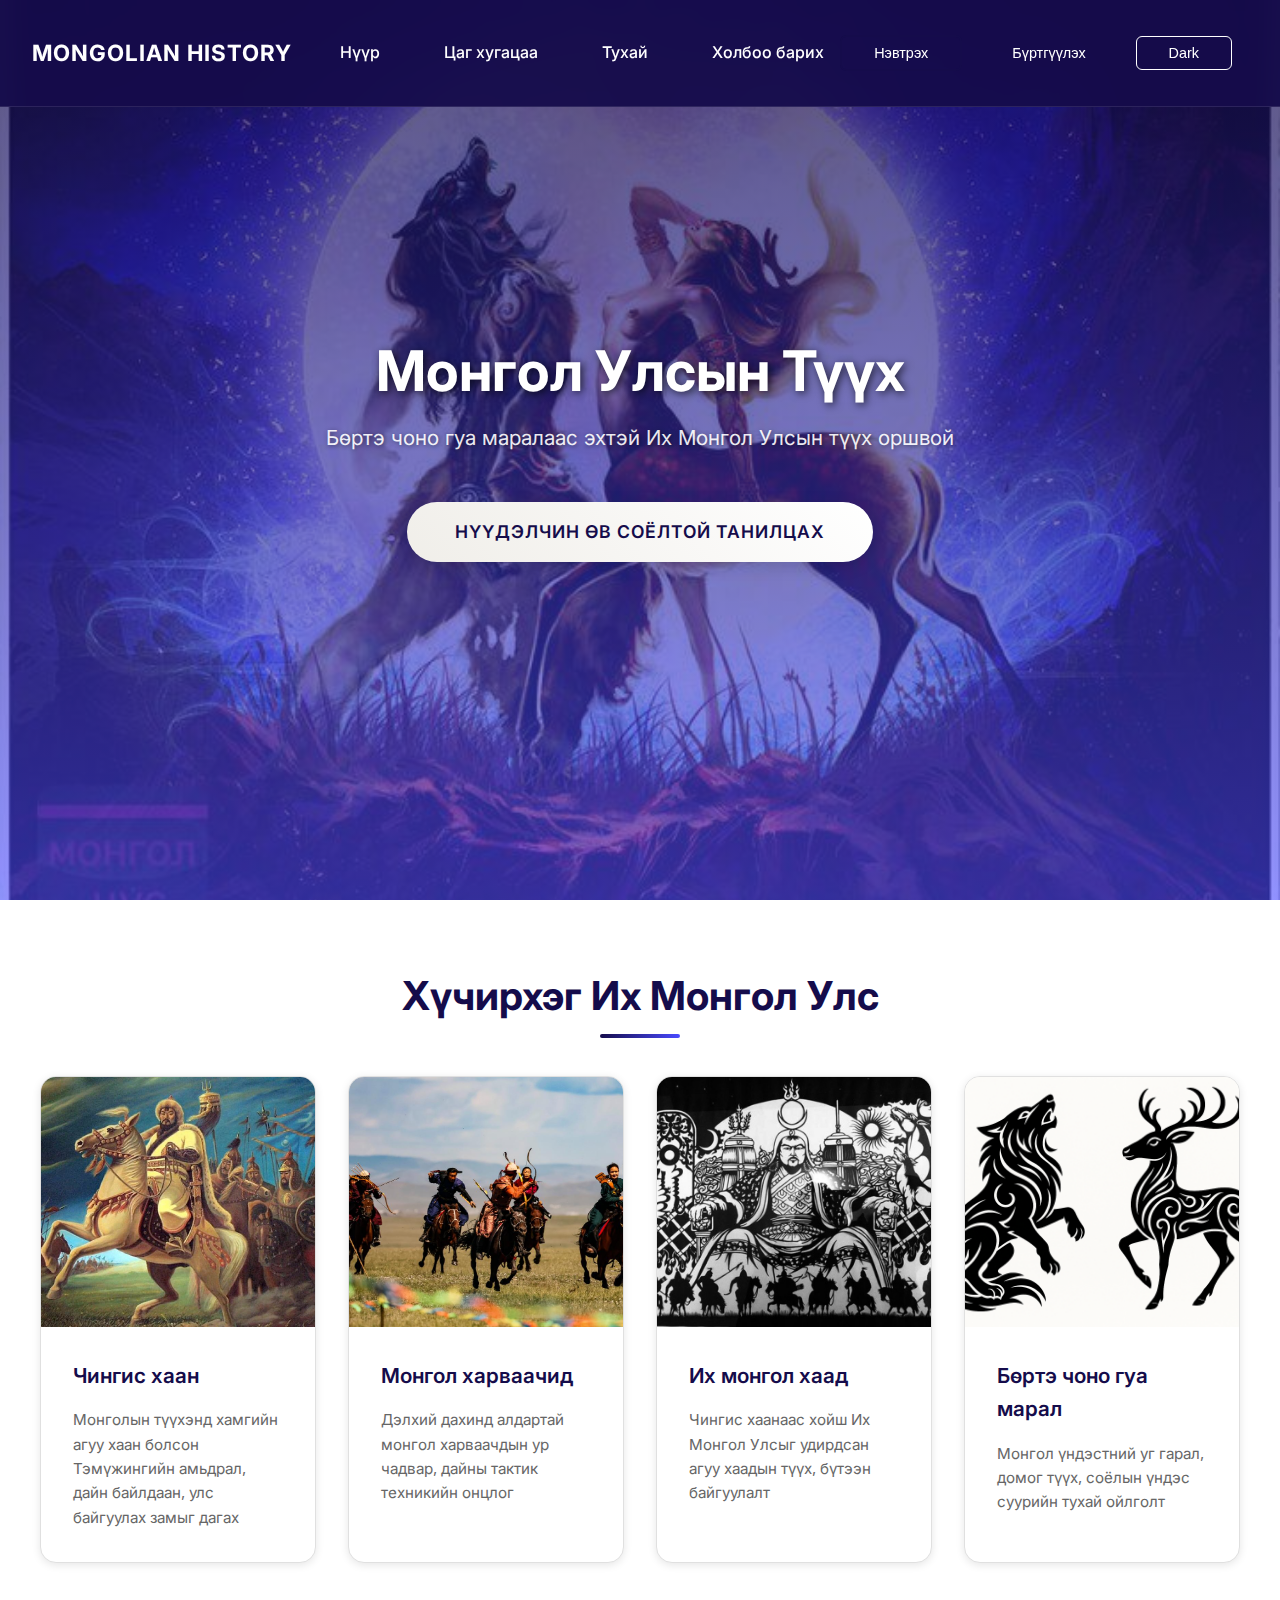
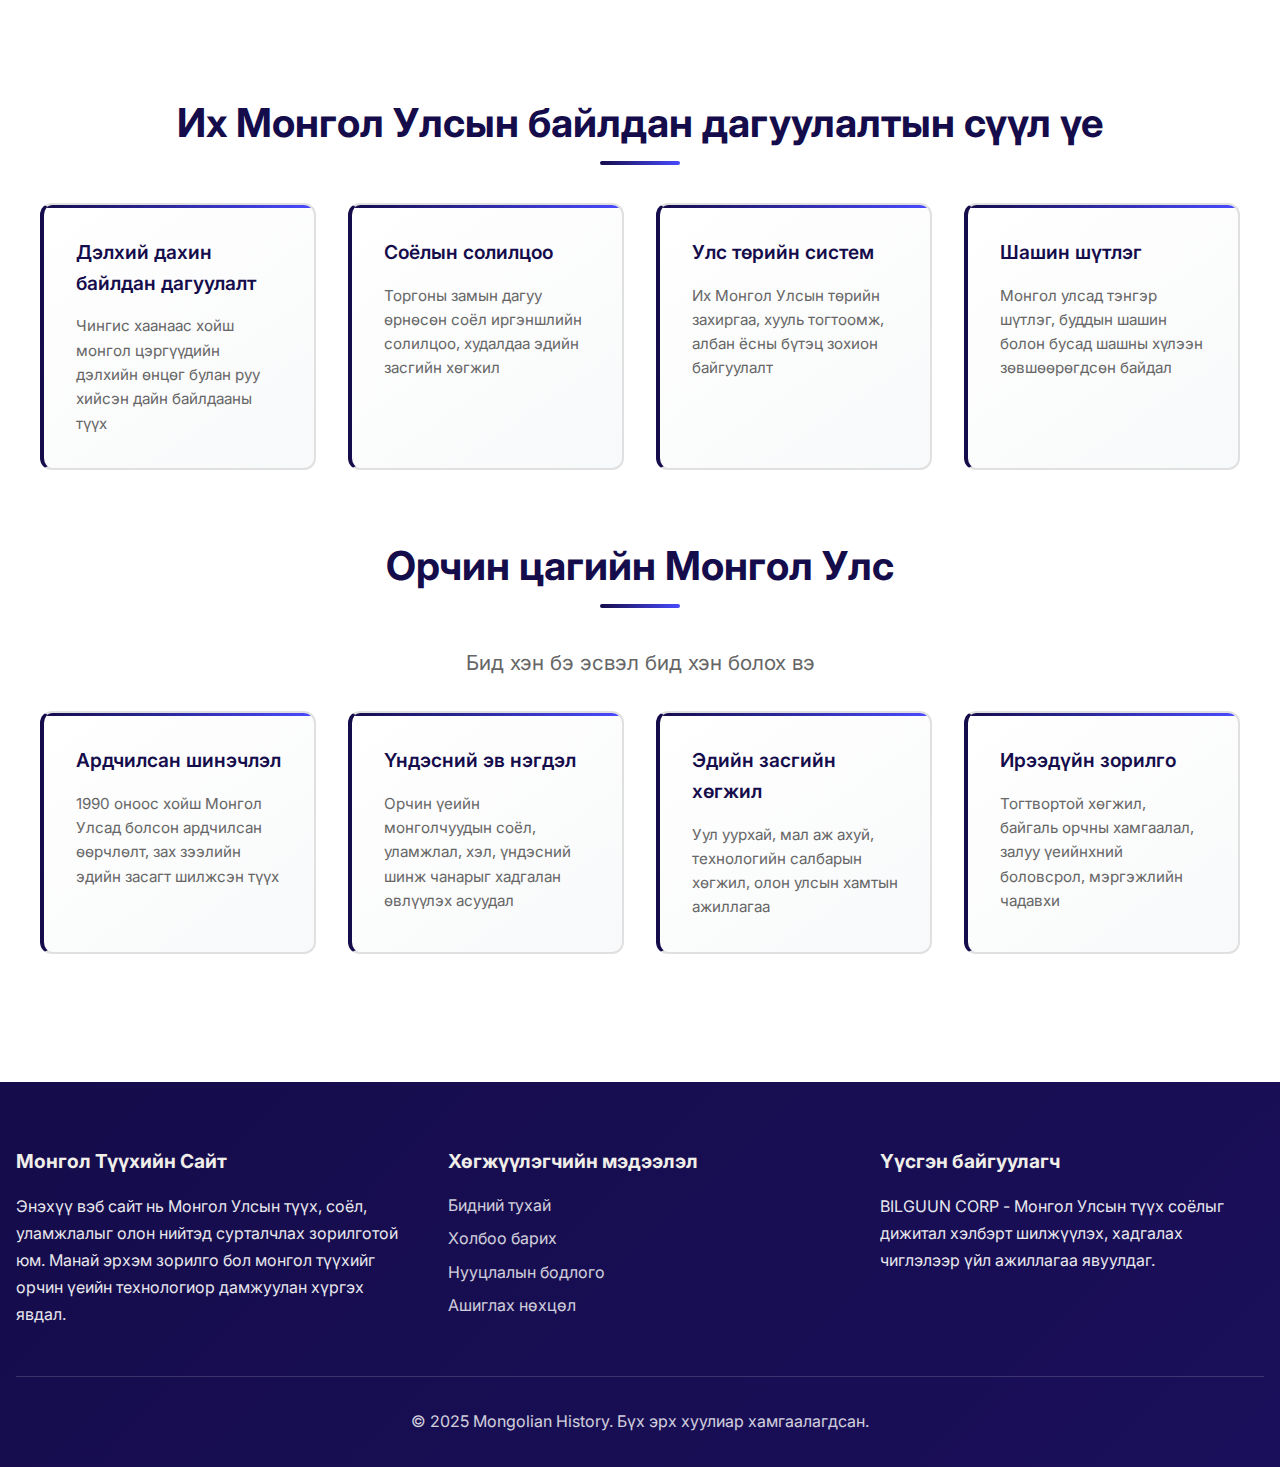
<file: index.html>
<!DOCTYPE html>
<html lang="mn">
<head>
    <meta charset="UTF-8">
    <meta name="viewport" content="width=device-width, initial-scale=1.0">
    <title>Монгол Улсын Түүх | Mongolian History</title>
    <meta name="description" content="Монгол Улсын түүхийн цуврал - Чингис хаанаас өнөөг хүртэл">
    <link rel="stylesheet" href="huh_style.css">
    <link rel="preconnect" href="https://fonts.googleapis.com">
    <link rel="preconnect" href="https://fonts.gstatic.com" crossorigin>
    <link href="https://fonts.googleapis.com/css2?family=Inter:wght@400;500;600;700&display=swap" rel="stylesheet">
    <script src="script-v1.js" defer></script>
</head>
<body>
    <!-- Шинэ навигацийн цэс -->
    <header class="header">
        <nav class="navbar">
            <div class="nav-brand">
                <a href="#" class="brand-link">MONGOLIAN HISTORY</a>
            </div>
            <div class="nav-toblock">
            <div class="nav-menu">
                <a href="#home" class="nav-link">Нүүр</a>
                <a href="#timeline" class="nav-link">Цаг хугацаа</a>
                <a href="#about" class="nav-link">Тухай</a>
                <a href="#contact" class="nav-link">Холбоо барих</a>
            </div>
            <div class="nav-buttons">
                <button class="btn btn-outline">Нэвтрэх</button>
                <button class="btn btn-primary">Бүртгүүлэх</button>
                <button id="btn-dark">Dark</button>
            </div>
            </div>
            <div class="burger" id="burger">
            ☰
            </div>
        </nav>
    </header>

    <!-- Үндсэн гол хэсэг -->
    <main>
        <!-- Hero хэсэг -->
        <section id="home" class="hero">
            <div class="hero-content">
                <h1 class="hero-title">Монгол Улсын Түүх</h1>
                <p class="hero-subtitle">Бөртэ чоно гуа маралаас эхтэй Их Монгол Улсын түүх оршвой</p>
                <a href="#timeline" class="hero-btn">Нүүдэлчин өв соёлтой танилцах</a>
            </div>
        </section>

        <!-- Гол зураг бүхий 4 баганат сетгүүл -->
        <section id="timeline" class="main-timeline">
            <div class="container">
                <h2 class="section-title">Хүчирхэг Их Монгол Улс</h2>
                <div class="image-grid">
                    <article class="timeline-card">
                        <div class="card-image">
                            <img src="img/Chingis_khaan.jpg" alt="Чингис хаан">
                        </div>
                        <div class="card-content">
                            <h3>Чингис хаан</h3>
                            <p>Монголын түүхэнд хамгийн агуу хаан болсон Тэмүжингийн амьдрал, дайн байлдаан, улс байгуулах замыг дагах</p>
                        </div>
                    </article>
                    
                    <article class="timeline-card">
                        <div class="card-image">
                            <img src="img/harvaachid.jpg" alt="Харваачид">
                        </div>
                        <div class="card-content">
                            <h3>Монгол харваачид</h3>
                            <p>Дэлхий дахинд алдартай монгол харваачдын ур чадвар, дайны тактик техникийн онцлог</p>
                        </div>
                    </article>
                    
                    <article class="timeline-card">
                        <div class="card-image">
                            <img src="img/Khaan.jpg" alt="Хаан">
                        </div>
                        <div class="card-content">
                            <h3>Их монгол хаад</h3>
                            <p>Чингис хаанаас хойш Их Монгол Улсыг удирдсан агуу хаадын түүх, бүтээн байгуулалт</p>
                        </div>
                    </article>
                    
                    <article class="timeline-card">
                        <div class="card-image">
                            <img src="img/burte_chono_gua_maral_chatgpt.jpeg" alt="Бөртэ чоно гуа марал">
                        </div>
                        <div class="card-content">
                            <h3>Бөртэ чоно гуа марал</h3>
                            <p>Монгол үндэстний уг гарал, домог түүх, соёлын үндэс суурийн тухай ойлголт</p>
                        </div>
                    </article>
                </div>
            </div>
        </section>

        <!-- Текст картууд -->
        <section class="historical-periods">
            <div class="container">
                <div class="period-section">
                    <h2 class="section-title">Их Монгол Улсын байлдан дагуулалтын сүүл үе</h2>
                    <div class="text-grid">
                        <div class="text-card">
                            <h3>Дэлхий дахин байлдан дагуулалт</h3>
                            <p>Чингис хаанаас хойш монгол цэргүүдийн дэлхийн өнцөг булан руу хийсэн дайн байлдааны түүх</p>
                        </div>
                        <div class="text-card">
                            <h3>Соёлын солилцоо</h3>
                            <p>Торгоны замын дагуу өрнөсөн соёл иргэншлийн солилцоо, худалдаа эдийн засгийн хөгжил</p>
                        </div>
                        <div class="text-card">
                            <h3>Улс төрийн систем</h3>
                            <p>Их Монгол Улсын төрийн захиргаа, хууль тогтоомж, албан ёсны бүтэц зохион байгуулалт</p>
                        </div>
                        <div class="text-card">
                            <h3>Шашин шүтлэг</h3>
                            <p>Монгол улсад тэнгэр шүтлэг, буддын шашин болон бусад шашны хүлээн зөвшөөрөгдсөн байдал</p>
                        </div>
                    </div>
                </div>

                <div class="period-section">
                    <h2 class="section-title">Орчин цагийн Монгол Улс</h2>
                    <h3 class="section-subtitle">Бид хэн бэ эсвэл бид хэн болох вэ</h3>
                    <div class="text-grid">
                        <div class="text-card">
                            <h3>Ардчилсан шинэчлэл</h3>
                            <p>1990 оноос хойш Монгол Улсад болсон ардчилсан өөрчлөлт, зах зээлийн эдийн засагт шилжсэн түүх</p>
                        </div>
                        <div class="text-card">
                            <h3>Үндэсний эв нэгдэл</h3>
                            <p>Орчин үеийн монголчуудын соёл, уламжлал, хэл, үндэсний шинж чанарыг хадгалан өвлүүлэх асуудал</p>
                        </div>
                        <div class="text-card">
                            <h3>Эдийн засгийн хөгжил</h3>
                            <p>Уул уурхай, мал аж ахуй, технологийн салбарын хөгжил, олон улсын хамтын ажиллагаа</p>
                        </div>
                        <div class="text-card">
                            <h3>Ирээдүйн зорилго</h3>
                            <p>Тогтвортой хөгжил, байгаль орчны хамгаалал, залуу үеийнхний боловсрол, мэргэжлийн чадавхи</p>
                        </div>
                    </div>
                </div>
            </div>
        </section>
    </main>

    <!-- Footer хэсэг -->
    <footer class="footer">
        <div class="container">
            <div class="footer-content">
                <div class="footer-section">
                    <h4>Монгол Түүхийн Сайт</h4>
                    <p>Энэхүү вэб сайт нь Монгол Улсын түүх, соёл, уламжлалыг олон нийтэд сурталчлах зорилготой юм. Манай эрхэм зорилго бол монгол түүхийг орчин үеийн технологиор дамжуулан хүргэх явдал.</p>
                </div>
                <div class="footer-section">
                    <h4>Хөгжүүлэгчийн мэдээлэл</h4>
                    <ul class="footer-links">
                        <li><a href="#">Бидний тухай</a></li>
                        <li><a href="#">Холбоо барих</a></li>
                        <li><a href="#">Нууцлалын бодлого</a></li>
                        <li><a href="#">Ашиглах нөхцөл</a></li>
                    </ul>
                </div>
                <div class="footer-section">
                    <h4>Үүсгэн байгуулагч</h4>
                    <p>BILGUUN CORP - Монгол Улсын түүх соёлыг дижитал хэлбэрт шилжүүлэх, хадгалах чиглэлээр үйл ажиллагаа явуулдаг.</p>
                </div>
            </div>
            <div class="footer-bottom">
                <p>&copy; 2025 Mongolian History. Бүх эрх хуулиар хамгаалагдсан.</p>
            </div>
        </div>
    </footer>
</body>
</html>
</file>
<file: huh_style.css>
/* ========================
   МОНГОЛ ТҮҮХИЙН ВЭБ САЙТ - ҮНДСЭН CSS
   Зохиогч: BILGUUN CORP
   Огноо: 2025-01-06
   ======================== */

/* ========== ҮНДСЭН ТОХИРГОО ========== */
:root {
    /* Өнгөний палитр */
    --primary-color: #150c4b;      /* Гүн хөх */
    --secondary-color: #494aff;     /* Гэрэл хөх */
    --dark-mode-color: rgba(10, 10, 43, 0.705); /* Хар хөх*/
    --accent-color: #f0eee9;        /* Шаргал цагаан */
    --background-light: #f8f9fa;    /* Цайвар саарал */
    --background-lighter: #ffffff;   /* Цагаан */
    --text-dark: #333333;           /* Хар текст */
    --text-light: #666666;          /* Саарал текст */
    --border-color: #e0e0e0;        /* Хүрээний өнгө */
    
    /* Зайнууд */
    --spacing-xs: 0.5rem;    /* 8px */
    --spacing-sm: 1rem;      /* 16px */
    --spacing-md: 2rem;      /* 32px */
    --spacing-lg: 3rem;      /* 48px */
    --spacing-xl: 4rem;      /* 64px */
    
    /* Шилжилт */
    --transition-fast: 0.2s ease;
    --transition-normal: 0.3s ease;
    --transition-slow: 0.5s ease;
    
    /* Сүүдэр */
    --shadow-light: 0 2px 8px rgba(0, 0, 0, 0.1);
    --shadow-medium: 0 4px 16px rgba(0, 0, 0, 0.15);
    --shadow-heavy: 0 8px 24px rgba(0, 0, 0, 0.2);
}

/* Үндсэн тохиргоо */
* {
    margin: 0;
    padding: 0;
    box-sizing: border-box;
}

html {
    scroll-behavior: smooth;
    font-size: 16px;
}

body {
    font-family: 'Inter', -apple-system, BlinkMacSystemFont, 'Segoe UI', Roboto, sans-serif;
    line-height: 1.6;
    color: var(--text-dark);
    background-color: var(--background-lighter);
    overflow-x: hidden;
}  

body.btn-dark{
    background-color: var(--dark-mode-color);
    color: var(--accent-color);
}

/* ========== ЕРӨНХИЙ КЛАСУУД ========== */
.container {
    max-width: 1400px;
    margin: 0 auto;
    padding: 0 var(--spacing-sm);
}

.btn {
    display: inline-block;
    padding: var(--spacing-xs) var(--spacing-md);
    border-radius: 6px;
    text-decoration: none;
    font-weight: 500;
    transition: all var(--transition-normal);
    cursor: pointer;
    border: 2px solid transparent;
    font-size: 0.9rem;
}

.btn-primary {
    background-color: transparent;
    color: white;
}

.btn-primary:hover {
    background-color: var(--secondary-color);
    transform: translateY(-2px);
    box-shadow: var(--shadow-medium);
}

.btn-outline {
    background-color: transparent;
    color: white;
    border-color: var(--primary-color);
}

.btn-outline:hover {
    
    background-color: var(--secondary-color);
    transform: translateY(-2px);
    color: white;
}

#btn-dark {
    display: inline-block;
    padding: var(--spacing-xs) var(--spacing-md);
    border-radius: 6px;
    text-decoration: none;
    font-weight: 500;
    transition: all var(--transition-normal);
    cursor: pointer;
    border: 2px solid transparent;
    font-size: 0.9rem;
    background-color: transparent;
    color: white;
    border-color: var(--primary-color);
    border: white 1px solid;
    max-width: 150px;
}

#btn-dark:hover {
    background-color: var(--secondary-color);
    transform: translateY(-2px);
    color: white;
}

#burger {
    display: none;
    font-size: 1.7rem;
    color: white;
    cursor: pointer;
    transition: all var(--transition-normal);
}

.section-title {
    font-size: 2.5rem;
    font-weight: 700;
    color: var(--primary-color);
    text-align: center;
    margin-bottom: var(--spacing-lg);
    position: relative;
}

.section-title::after {
    content: '';
    position: absolute;
    bottom: -10px;
    left: 50%;
    transform: translateX(-50%);
    width: 80px;
    height: 4px;
    background: linear-gradient(90deg, var(--primary-color), var(--secondary-color));
    border-radius: 2px;
}

.section-subtitle {
    font-size: 1.3rem;
    color: var(--text-light);
    text-align: center;
    margin-bottom: var(--spacing-md);
    font-weight: 400;
}

/* ========== НАВИГАЦИЙН ЦЭС ========== */
.header {
    position: fixed;
    top: 0;
    left: 0;
    right: 0;
    background: rgba(21, 12, 75, 0.95);
    backdrop-filter: blur(10px);
    z-index: 1000;
    border-bottom: 1px solid rgba(255, 255, 255, 0.1);
}

.navbar {
    display: flex;
    align-items: center;
    justify-content: space-between;
    padding: var(--spacing-sm) var(--spacing-md);
    max-width: 1400px;
    margin: 0 auto;
}
.nav-toblock {
    display: flex;
    /* flex-direction: row; */
    /* align-items: center; */
    justify-content: space-between;
    /* position: absolute; */
    top: 60px;
    padding: var(--spacing-sm);
    /* z-index: 1000; */
    /* border: #e0e0e0 1px solid; */
}

.brand-link {
    color: white;
    text-decoration: none;
    font-size: 1.4rem;
    font-weight: 700;
    letter-spacing: 1px;
}

.nav-menu {
    display: flex;
    gap: var(--spacing-md);
}

.nav-link {
    color: white;
    text-decoration: none;
    font-weight: 500;
    transition: var(--transition-normal);
    padding: var(--spacing-xs) var(--spacing-sm);
    border-radius: 4px;
}

.nav-link:hover {
    background-color: rgba(255, 255, 255, 0.1);
    color: var(--accent-color);
}

.nav-buttons {
    display: flex;
    justify-items: center;
    align-items: center;
    gap: var(--spacing-sm);
}

/* ========== HERO ХЭСЭГ ========== */
.hero {
    min-height: 100vh;
    background: linear-gradient(
        rgba(21, 12, 75, 0.7),
        rgba(73, 74, 255, 0.6)
    ), url('img/burte_chono_gua_maral.jpeg');
    background-size: cover;
    background-position: center;
    background-attachment: fixed;
    display: flex;
    align-items: center;
    justify-content: center;
    text-align: center;
    color: white;
    position: relative;
}

.hero-content {
    max-width: 800px;
    padding: var(--spacing-md);
}

.hero-title {
    font-size: 3.5rem;
    font-weight: 700;
    margin-bottom: var(--spacing-sm);
    text-shadow: 2px 2px 8px rgba(0, 0, 0, 0.7);
    line-height: 1.2;
}

.hero-subtitle {
    font-size: 1.3rem;
    margin-bottom: var(--spacing-lg);
    text-shadow: 1px 1px 4px rgba(0, 0, 0, 0.5);
    opacity: 0.9;
}

.hero-btn {
    display: inline-block;
    background: linear-gradient(45deg, var(--accent-color), white);
    color: var(--primary-color);
    padding: var(--spacing-sm) var(--spacing-lg);
    border-radius: 30px;
    text-decoration: none;
    font-weight: 600;
    font-size: 1.1rem;
    transition: all var(--transition-normal);
    box-shadow: var(--shadow-medium);
    text-transform: uppercase;
    letter-spacing: 1px;
}

.hero-btn:hover {
    transform: translateY(-3px) scale(1.05);
    box-shadow: var(--shadow-heavy);
    background: linear-gradient(45deg, white, var(--accent-color));
}

/* ========== ЗУРАГТАЙ 4 БАГАНАТ СЕТГҮҮЛ ========== */
.main-timeline {
    padding: var(--spacing-xl) 0;
    /* background: linear-gradient(135deg, var(--background-light), var(--background-lighter)); */
}

.image-grid {
    display: grid;
    grid-template-columns: repeat(4, 1fr);
    gap: var(--spacing-md);
    max-width: 1200px;
    margin: 0 auto;
}

.timeline-card {
    background: white;
    border-radius: 16px;
    overflow: hidden;
    box-shadow: var(--shadow-light);
    transition: all var(--transition-normal);
    border: 1px solid var(--border-color);
}

.timeline-card:hover {
    transform: translateY(-8px);
    box-shadow: var(--shadow-heavy);
}

.card-image {
    width: 100%;
    height: 250px;
    overflow: hidden;
}

.card-image img {
    width: 100%;
    height: 100%;
    object-fit: cover;
    transition: var(--transition-slow);
}

.timeline-card:hover .card-image img {
    transform: scale(1.1);
}

.card-content {
    padding: var(--spacing-md);
}

.card-content h3 {
    font-size: 1.3rem;
    font-weight: 600;
    color: var(--primary-color);
    margin-bottom: var(--spacing-sm);
}

.card-content p {
    color: var(--text-light);
    line-height: 1.6;
    font-size: 0.95rem;
}

/* ========== ТЕКСТ КАРТУУД ========== */
.historical-periods {
    padding: var(--spacing-xl) 0;
}

.period-section {
    margin-bottom: var(--spacing-xl);
}

.text-grid {
    display: grid;
    grid-template-columns: repeat(4, 1fr);
    gap: var(--spacing-md);
    max-width: 1200px;
    margin: 0 auto;
}

.text-card {
    background: linear-gradient(145deg, white, var(--background-light));
    padding: var(--spacing-md);
    border-radius: 12px;
    border: 2px solid var(--border-color);
    border-left: 4px solid var(--primary-color);
    transition: all var(--transition-normal);
    position: relative;
    overflow: hidden;
}

.text-card::before {
    content: '';
    position: absolute;
    top: 0;
    left: 0;
    right: 0;
    height: 3px;
    background: linear-gradient(90deg, var(--primary-color), var(--secondary-color));
}

.text-card:hover {
    transform: translateY(-5px);
    box-shadow: var(--shadow-medium);
    border-color: var(--primary-color);
}

.text-card h3 {
    font-size: 1.2rem;
    font-weight: 600;
    color: var(--primary-color);
    margin-bottom: var(--spacing-sm);
}

.text-card p {
    color: var(--text-light);
    line-height: 1.6;
    font-size: 0.95rem;
}

/* ========== FOOTER ========== */
.footer {
    background: linear-gradient(135deg, var(--primary-color), #1a0f5a);
    color: white;
    padding: var(--spacing-xl) 0 var(--spacing-md);
}

.footer-content {
    display: grid;
    grid-template-columns: repeat(3, 1fr);
    gap: var(--spacing-lg);
    margin-bottom: var(--spacing-lg);
}

.footer-section h4 {
    font-size: 1.2rem;
    margin-bottom: var(--spacing-sm);
    color: var(--accent-color);
}

.footer-section p {
    line-height: 1.7;
    opacity: 0.9;
}

.footer-links {
    list-style: none;
}

.footer-links li {
    margin-bottom: var(--spacing-xs);
}

.footer-links a {
    color: white;
    text-decoration: none;
    transition: var(--transition-normal);
    opacity: 0.8;
}

.footer-links a:hover {
    opacity: 1;
    color: var(--accent-color);
}

.footer-bottom {
    border-top: 1px solid rgba(255, 255, 255, 0.2);
    padding-top: var(--spacing-md);
    text-align: center;
    opacity: 0.8;
}

/* ========== ХАРГАЛЗАХ ДИЗАЙН ========== */

/* Таблет (768px - 1023px) */
@media (max-width: 1023px) {
    .hero-title {
        font-size: 2.8rem;
    }
    
    .image-grid,
    .text-grid {
        grid-template-columns: repeat(2, 1fr);
        gap: var(--spacing-md);
    }
    
    .navbar {
        flex-direction: flex;
        gap: var(--spacing-sm);
        padding: var(--spacing-sm);
    }
    
    .nav-menu {
        order: 2;
    }
    
    .nav-buttons {
        order: 3;
    }
    
    .footer-content {
        grid-template-columns: 1fr;
        gap: var(--spacing-md);
    }
}


/* Утас (767px ба доош) */
@media (max-width: 767px) {
    .hero-title {
        font-size: 2.2rem;
    }
    
    .hero-subtitle {
        font-size: 1.1rem;
    }
    
    .section-title {
        font-size: 2rem;
    }
    
    .image-grid,
    .text-grid {
        grid-template-columns: 1fr;
        gap: var(--spacing-sm);
    }
    
    .card-image {
        height: 200px;
    }
    
    .timeline-card,
    .text-card {
        margin: 0 var(--spacing-xs);
    }
    
    .hero {
        background-attachment: scroll;
    }
    
    .navbar {
        display: flex;
        justify-content: row;
        align-items: center;
    }

    .nav-brand {
        flex: 1;
    }
    /* .nav-menu {
        flex-wrap: wrap;
        justify-content: center;
        gap: var(--spacing-sm);
    } 

    .nav-buttons {
        flex-direction: column;
        width: 100%;
        gap: var(--spacing-xs);
    } */
    
    .container {
        padding: 0 var(--spacing-xs);
    }
    #burger {
        display: block;
        /* align-items: end; */
        /* border: #e0e0e0 1px solid; */
    }
    
    .nav-toblock {
        display: flex;
        flex-direction: column;
        position: absolute;
        top: 100%;
        max-width: 450px;
        right: 0;
        background-color: rgba(21, 12, 75, 0.95);
        padding: 0 var(--spacing-sm);
        z-index: 1000;
        max-height: 0;
        overflow: hidden;
        opacity: 0;
        transition: max-height 0.8s ease; 
    }
    
    .nav-toblock.active {
        padding: var(--spacing-sm);
        max-height: 500px; 
        opacity: 1;
    }
    .nav-toblock.active .nav-menu {
        flex-direction: column;
        align-items: center;
        gap: var(--spacing-sm);
        margin-bottom: var(--spacing-md);
    }
    .nav-toblock.active .nav-buttons {
        align-items: center;
    }
}

/* Жижиг утас (480px ба доош) */
@media (max-width: 480px) {
    .hero-title {
        font-size: 1.8rem;
    }
    
    .hero-subtitle {
        font-size: 1rem;
    }
    
    .section-title {
        font-size: 1.6rem;
    }
    
    .hero-btn {
        padding: var(--spacing-xs) var(--spacing-md);
        font-size: 1rem;
    }
    
    .card-image {
        height: 180px;
    }
    
    .main-timeline,
    .historical-periods {
        padding: var(--spacing-md) 0;
    }
}

/* ========== АНИМАЦИЙН КЛАССУУД ========== */
@keyframes fadeInUp {
    from {
        opacity: 0;
        transform: translateY(30px);
    }
    to {
        opacity: 1;
        transform: translateY(0);
    }
}

.timeline-card,
.text-card {
    animation: fadeInUp 0.6s ease-out;
}

.timeline-card:nth-child(1) { animation-delay: 0.1s; }
.timeline-card:nth-child(2) { animation-delay: 0.2s; }
.timeline-card:nth-child(3) { animation-delay: 0.3s; }
.timeline-card:nth-child(4) { animation-delay: 0.4s; }

.text-card:nth-child(1) { animation-delay: 0.1s; }
.text-card:nth-child(2) { animation-delay: 0.2s; }
.text-card:nth-child(3) { animation-delay: 0.3s; }
.text-card:nth-child(4) { animation-delay: 0.4s; }

/* ========== PRINT МЕДИА ========== */
@media print {
    .header,
    .footer,
    .hero-btn {
        display: none;
    }
    
    .hero {
        background: white;
        color: black;
        min-height: auto;
        padding: var(--spacing-md);
    }
    
    .image-grid,
    .text-grid {
        grid-template-columns: 1fr;
        gap: var(--spacing-sm);
    }
}
</file>
